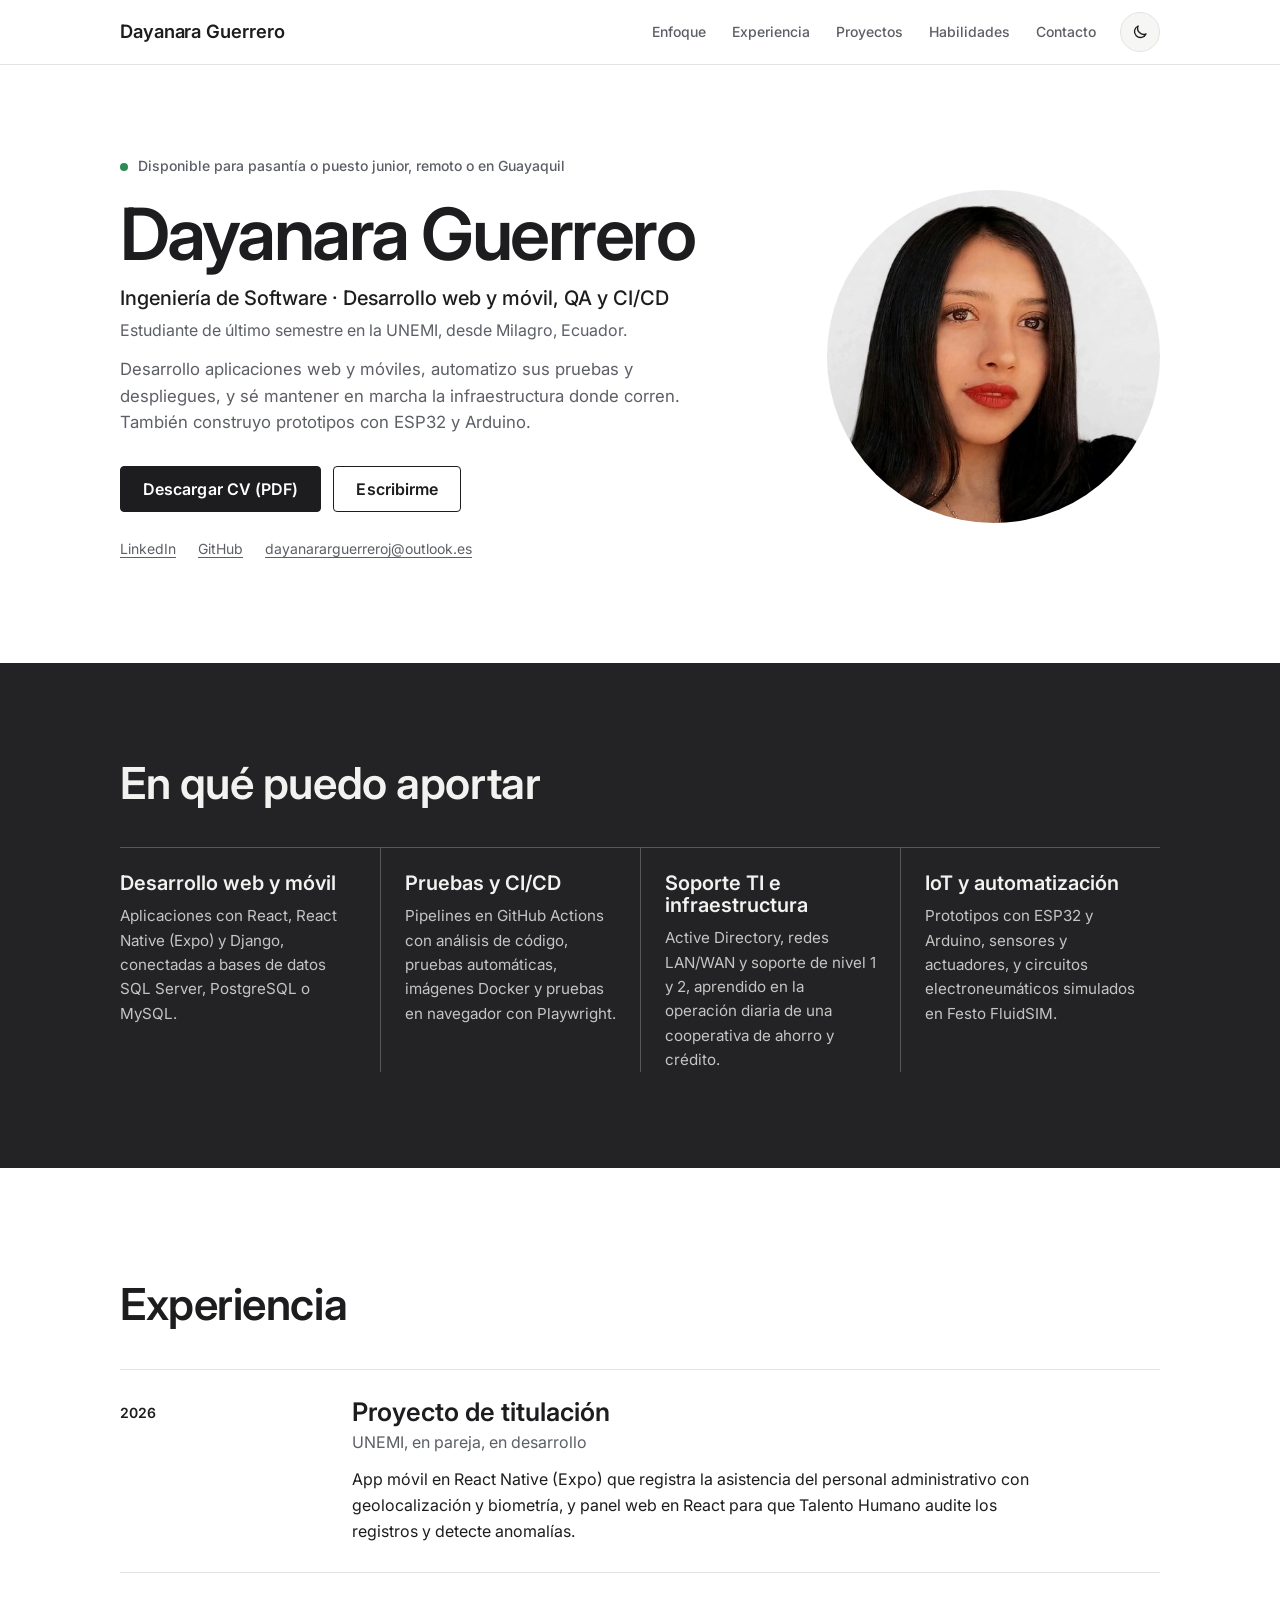
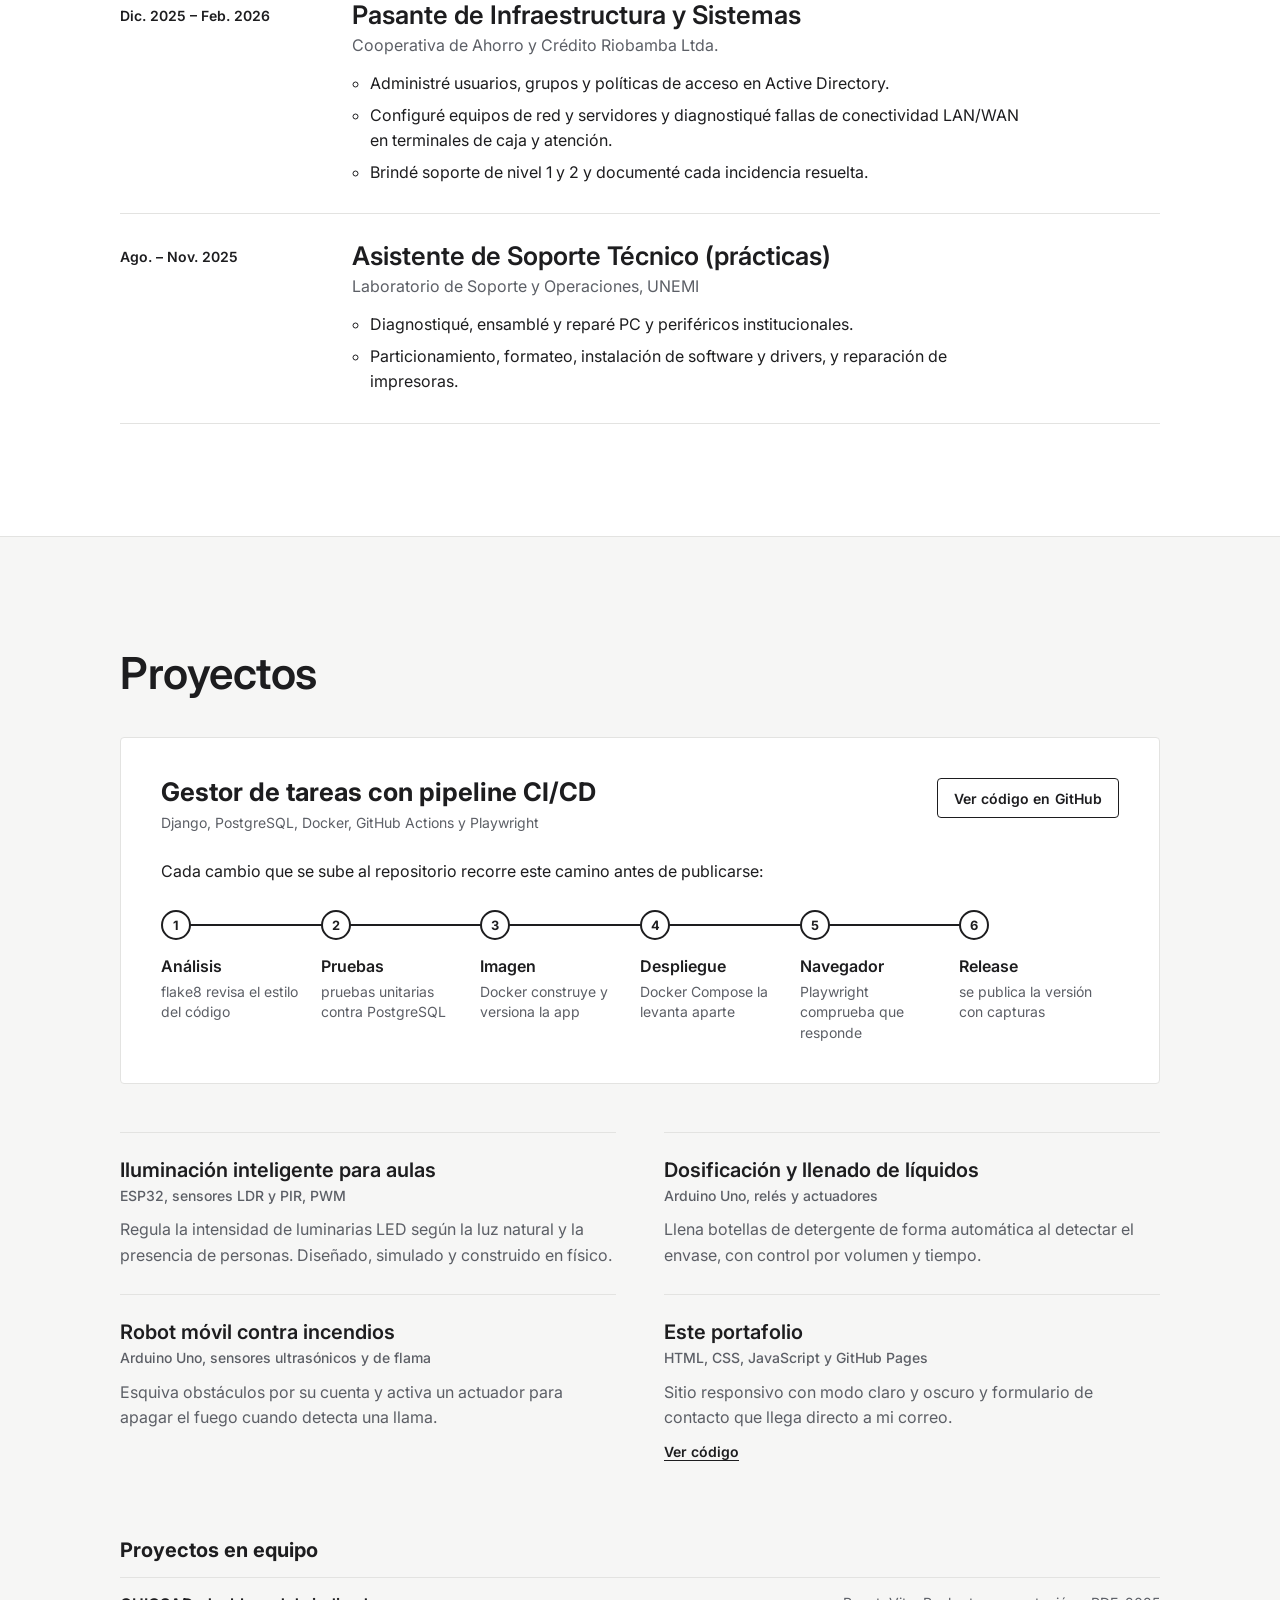
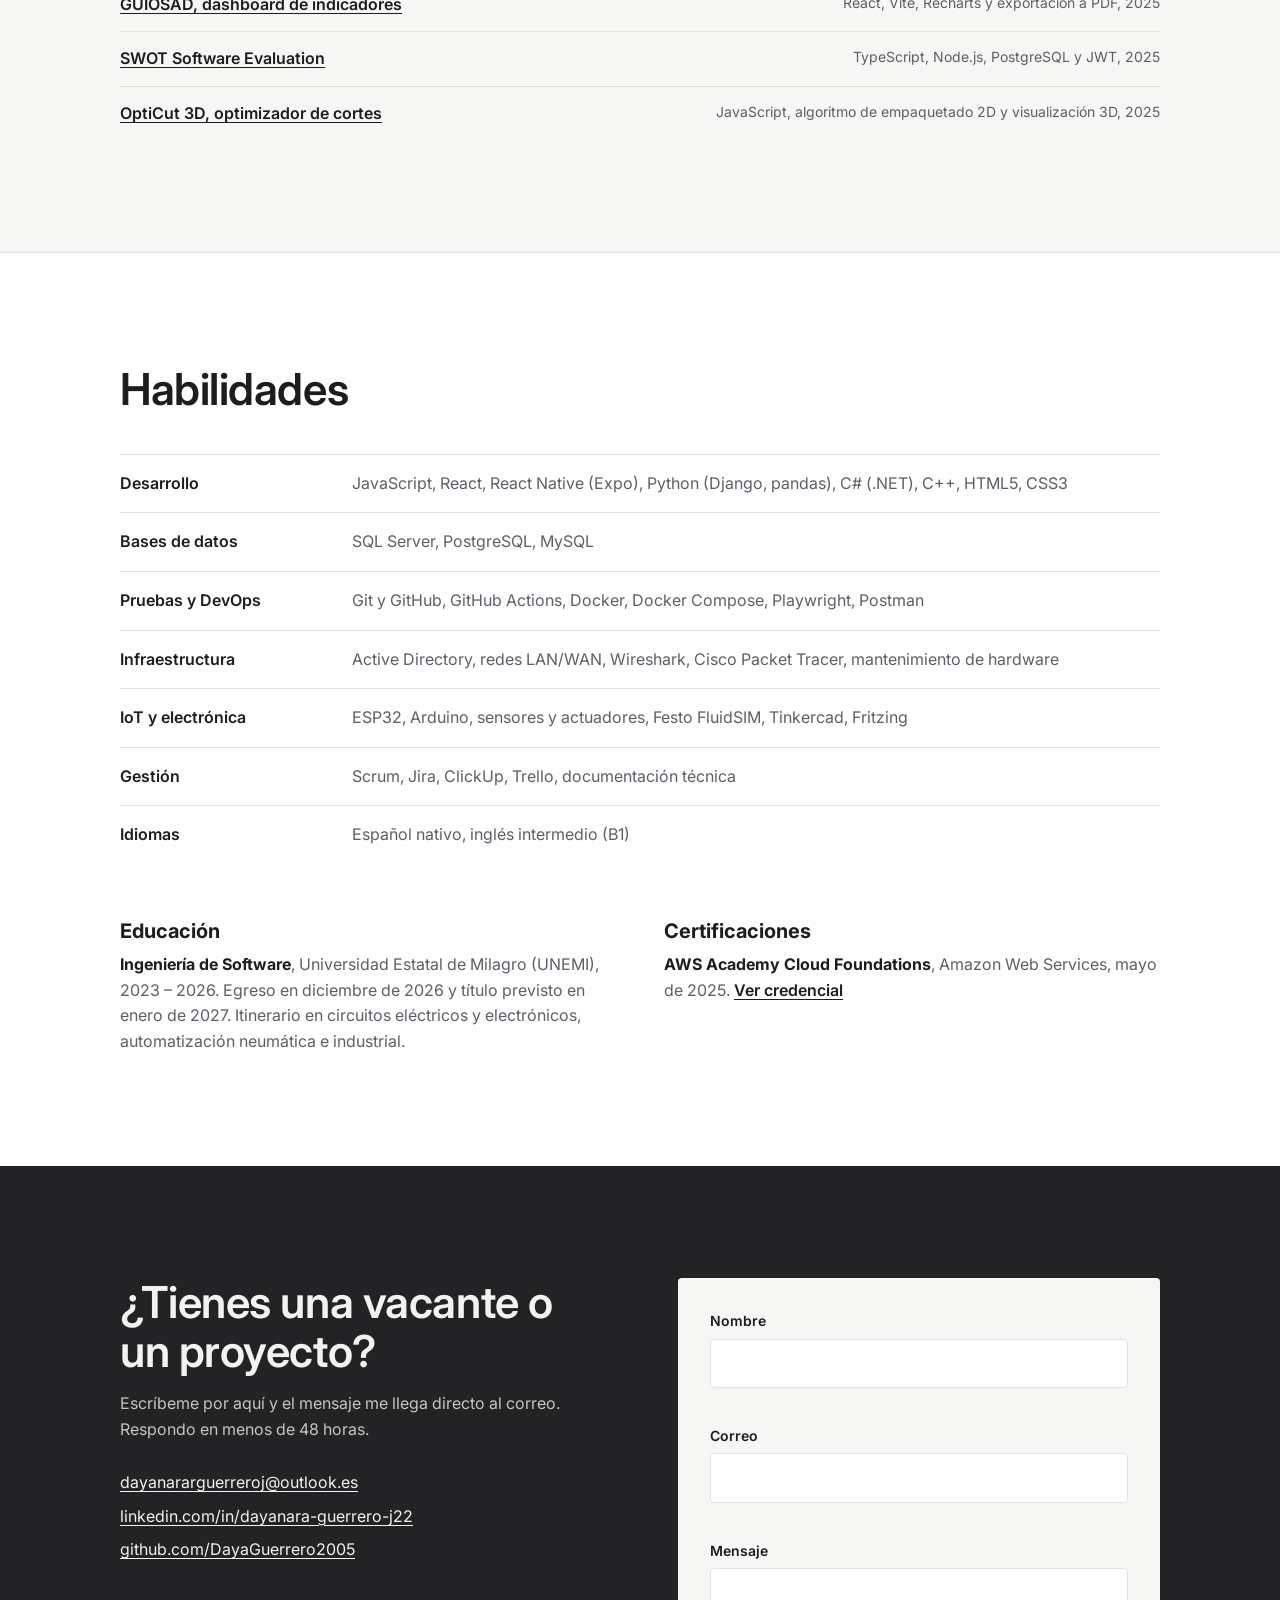
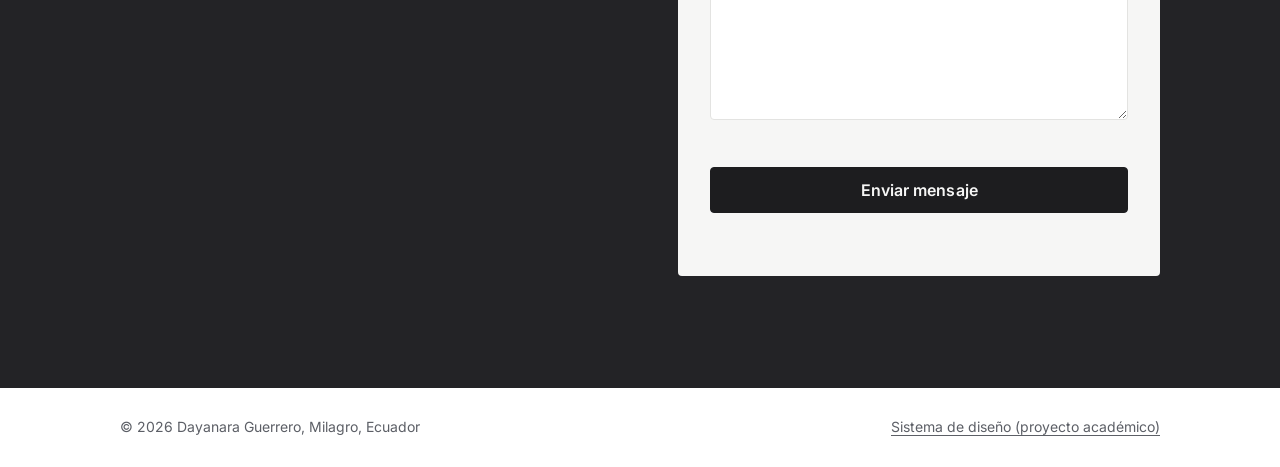
<file: index.html>
<!DOCTYPE html>
<html lang="es">
<head>
  <meta charset="UTF-8" />
  <meta name="viewport" content="width=device-width, initial-scale=1.0" />
  <title>Dayanara Guerrero | Ingeniería de Software</title>
  <meta name="description" content="Portafolio de Dayanara Guerrero, estudiante de último semestre de Ingeniería de Software (UNEMI, Ecuador). Desarrollo web y móvil, QA y CI/CD, soporte TI e IoT." />
  <meta name="author" content="Dayanara Guerrero" />
  <meta property="og:title" content="Dayanara Guerrero | Ingeniería de Software" />
  <meta property="og:description" content="Desarrollo web y móvil, pruebas automatizadas y CI/CD, soporte TI e IoT. Disponible para pasantía o puesto junior." />
  <meta property="og:image" content="https://dayaguerrero2005.github.io/Portafolio-DW/assets/img/dayanara-guerrero.jpg" />
  <meta property="og:type" content="website" />
  <link rel="icon" type="image/jpeg" href="assets/img/favicon.jpg?v=5" />
  <link rel="preconnect" href="https://fonts.googleapis.com" />
  <link rel="preconnect" href="https://fonts.gstatic.com" crossorigin />
  <link href="https://fonts.googleapis.com/css2?family=Inter:wght@400;500;600;700&display=swap" rel="stylesheet" />
  <link rel="stylesheet" href="css/style.css?v=7" />
  <script>
    try {
      var t = localStorage.getItem('dg-theme');
      if (t) document.documentElement.setAttribute('data-theme', t);
    } catch (e) {}
  </script>
</head>
<body>
  <a class="skip" href="#main">Saltar al contenido</a>

  <header class="top">
    <div class="wrap top-inner">
      <a class="brand" href="#inicio" aria-label="Inicio">Dayanara Guerrero</a>
      <nav class="nav" id="nav" aria-label="Secciones">
        <a href="#enfoque">Enfoque</a>
        <a href="#experiencia">Experiencia</a>
        <a href="#proyectos">Proyectos</a>
        <a href="#habilidades">Habilidades</a>
        <a href="#contacto">Contacto</a>
      </nav>
      <div class="top-actions">
        <button class="icon-btn" id="theme" type="button" aria-label="Cambiar a modo oscuro">
          <svg viewBox="0 0 24 24" aria-hidden="true"><path d="M20 14.5A8 8 0 0 1 9.5 4 8 8 0 1 0 20 14.5Z"/></svg>
        </button>
        <button class="icon-btn menu-btn" id="menu" type="button" aria-label="Abrir menú" aria-expanded="false" aria-controls="nav">
          <svg viewBox="0 0 24 24" aria-hidden="true"><path d="M4 7h16M4 12h16M4 17h16"/></svg>
        </button>
      </div>
    </div>
  </header>

  <main id="main">
    <section class="hero" id="inicio" aria-labelledby="hero-name">
      <div class="wrap hero-grid">
        <div class="hero-text">
          <p class="status"><span class="dot" aria-hidden="true"></span>Disponible para pasantía o puesto junior, remoto o en Guayaquil</p>
          <h1 class="hero-name" id="hero-name">Dayanara Guerrero</h1>
          <p class="hero-title">Ingeniería de Software · Desarrollo web y móvil, QA y CI/CD</p>
          <p class="hero-role">Estudiante de último semestre en la UNEMI, desde Milagro, Ecuador.</p>
          <p class="hero-lead">
            Desarrollo aplicaciones web y móviles, automatizo sus pruebas y despliegues, y sé
            mantener en marcha la infraestructura donde corren. También construyo prototipos
            con ESP32 y Arduino.
          </p>
          <div class="hero-cta">
            <a class="btn btn-solid" href="assets/CV_Dayanara_Guerrero.pdf" download>Descargar CV (PDF)</a>
            <a class="btn btn-line" href="#contacto">Escribirme</a>
          </div>
          <ul class="hero-links" aria-label="Perfiles">
            <li><a href="https://www.linkedin.com/in/dayanara-guerrero-j22/" target="_blank" rel="noopener">LinkedIn</a></li>
            <li><a href="https://github.com/DayaGuerrero2005" target="_blank" rel="noopener">GitHub</a></li>
            <li><a href="mailto:dayanararguerreroj@outlook.es">dayanararguerreroj@outlook.es</a></li>
          </ul>
        </div>
        <figure class="hero-photo">
          <img src="assets/img/dayanara-guerrero.jpg?v=5" width="480" height="480" alt="Retrato de Dayanara Guerrero" fetchpriority="high" />
        </figure>
      </div>
    </section>

    <section class="band" id="enfoque" aria-labelledby="enfoque-title">
      <div class="wrap">
        <h2 class="section-title" id="enfoque-title">En qué puedo aportar</h2>
        <div class="focus">
          <article class="focus-item">
            <h3>Desarrollo web y móvil</h3>
            <p>Aplicaciones con React, React Native (Expo) y Django, conectadas a bases de datos SQL Server, PostgreSQL o MySQL.</p>
          </article>
          <article class="focus-item">
            <h3>Pruebas y CI/CD</h3>
            <p>Pipelines en GitHub Actions con análisis de código, pruebas automáticas, imágenes Docker y pruebas en navegador con Playwright.</p>
          </article>
          <article class="focus-item">
            <h3>Soporte TI e infraestructura</h3>
            <p>Active Directory, redes LAN/WAN y soporte de nivel 1 y 2, aprendido en la operación diaria de una cooperativa de ahorro y crédito.</p>
          </article>
          <article class="focus-item">
            <h3>IoT y automatización</h3>
            <p>Prototipos con ESP32 y Arduino, sensores y actuadores, y circuitos electroneumáticos simulados en Festo FluidSIM.</p>
          </article>
        </div>
      </div>
    </section>

    <section class="section" id="experiencia" aria-labelledby="exp-title">
      <div class="wrap">
        <h2 class="section-title" id="exp-title">Experiencia</h2>
        <ol class="timeline">
          <li class="tl-item">
            <p class="tl-date">2026</p>
            <div class="tl-body">
              <h3>Proyecto de titulación</h3>
              <p class="tl-org">UNEMI, en pareja, en desarrollo</p>
              <p>App móvil en React Native (Expo) que registra la asistencia del personal administrativo con geolocalización y biometría, y panel web en React para que Talento Humano audite los registros y detecte anomalías.</p>
            </div>
          </li>
          <li class="tl-item">
            <p class="tl-date">Dic. 2025 – Feb. 2026</p>
            <div class="tl-body">
              <h3>Pasante de Infraestructura y Sistemas</h3>
              <p class="tl-org">Cooperativa de Ahorro y Crédito Riobamba Ltda.</p>
              <ul>
                <li>Administré usuarios, grupos y políticas de acceso en Active Directory.</li>
                <li>Configuré equipos de red y servidores y diagnostiqué fallas de conectividad LAN/WAN en terminales de caja y atención.</li>
                <li>Brindé soporte de nivel 1 y 2 y documenté cada incidencia resuelta.</li>
              </ul>
            </div>
          </li>
          <li class="tl-item">
            <p class="tl-date">Ago. – Nov. 2025</p>
            <div class="tl-body">
              <h3>Asistente de Soporte Técnico (prácticas)</h3>
              <p class="tl-org">Laboratorio de Soporte y Operaciones, UNEMI</p>
              <ul>
                <li>Diagnostiqué, ensamblé y reparé PC y periféricos institucionales.</li>
                <li>Particionamiento, formateo, instalación de software y drivers, y reparación de impresoras.</li>
              </ul>
            </div>
          </li>
        </ol>
      </div>
    </section>

    <section class="section section-alt" id="proyectos" aria-labelledby="proj-title">
      <div class="wrap">
        <h2 class="section-title" id="proj-title">Proyectos</h2>

        <article class="feature">
          <div class="feature-head">
            <div>
              <h3>Gestor de tareas con pipeline CI/CD</h3>
              <p class="feature-stack">Django, PostgreSQL, Docker, GitHub Actions y Playwright</p>
            </div>
            <a class="btn btn-line btn-sm" href="https://github.com/DayaGuerrero2005/GCS_TPE3" target="_blank" rel="noopener">Ver código en GitHub</a>
          </div>
          <p class="feature-lead">Cada cambio que se sube al repositorio recorre este camino antes de publicarse:</p>
          <ol class="pipeline" aria-label="Etapas del pipeline">
            <li><strong>Análisis</strong><span>flake8 revisa el estilo del código</span></li>
            <li><strong>Pruebas</strong><span>pruebas unitarias contra PostgreSQL</span></li>
            <li><strong>Imagen</strong><span>Docker construye y versiona la app</span></li>
            <li><strong>Despliegue</strong><span>Docker Compose la levanta aparte</span></li>
            <li><strong>Navegador</strong><span>Playwright comprueba que responde</span></li>
            <li><strong>Release</strong><span>se publica la versión con capturas</span></li>
          </ol>
        </article>

        <div class="proj-grid">
          <article class="proj">
            <h3>Iluminación inteligente para aulas</h3>
            <p class="proj-stack">ESP32, sensores LDR y PIR, PWM</p>
            <p>Regula la intensidad de luminarias LED según la luz natural y la presencia de personas. Diseñado, simulado y construido en físico.</p>
          </article>
          <article class="proj">
            <h3>Dosificación y llenado de líquidos</h3>
            <p class="proj-stack">Arduino Uno, relés y actuadores</p>
            <p>Llena botellas de detergente de forma automática al detectar el envase, con control por volumen y tiempo.</p>
          </article>
          <article class="proj">
            <h3>Robot móvil contra incendios</h3>
            <p class="proj-stack">Arduino Uno, sensores ultrasónicos y de flama</p>
            <p>Esquiva obstáculos por su cuenta y activa un actuador para apagar el fuego cuando detecta una llama.</p>
          </article>
          <article class="proj">
            <h3>Este portafolio</h3>
            <p class="proj-stack">HTML, CSS, JavaScript y GitHub Pages</p>
            <p>Sitio responsivo con modo claro y oscuro y formulario de contacto que llega directo a mi correo.</p>
            <a class="proj-link" href="https://github.com/DayaGuerrero2005/Portafolio-DW" target="_blank" rel="noopener">Ver código</a>
          </article>
        </div>

        <h3 class="sub-title">Proyectos en equipo</h3>
        <ul class="team-list">
          <li>
            <a href="https://github.com/Jose2401jj/guiosad-project" target="_blank" rel="noopener">GUIOSAD, dashboard de indicadores</a>
            <span>React, Vite, Recharts y exportación a PDF, 2025</span>
          </li>
          <li>
            <a href="https://github.com/JavicSoftCode-01/swot_software_evaluation" target="_blank" rel="noopener">SWOT Software Evaluation</a>
            <span>TypeScript, Node.js, PostgreSQL y JWT, 2025</span>
          </li>
          <li>
            <a href="https://github.com/JavicSoftCode-01/optimizador_de_cortes" target="_blank" rel="noopener">OptiCut 3D, optimizador de cortes</a>
            <span>JavaScript, algoritmo de empaquetado 2D y visualización 3D, 2025</span>
          </li>
        </ul>
      </div>
    </section>

    <section class="section" id="habilidades" aria-labelledby="skills-title">
      <div class="wrap">
        <h2 class="section-title" id="skills-title">Habilidades</h2>
        <dl class="skills">
          <div><dt>Desarrollo</dt><dd>JavaScript, React, React Native (Expo), Python (Django, pandas), C# (.NET), C++, HTML5, CSS3</dd></div>
          <div><dt>Bases de datos</dt><dd>SQL Server, PostgreSQL, MySQL</dd></div>
          <div><dt>Pruebas y DevOps</dt><dd>Git y GitHub, GitHub Actions, Docker, Docker Compose, Playwright, Postman</dd></div>
          <div><dt>Infraestructura</dt><dd>Active Directory, redes LAN/WAN, Wireshark, Cisco Packet Tracer, mantenimiento de hardware</dd></div>
          <div><dt>IoT y electrónica</dt><dd>ESP32, Arduino, sensores y actuadores, Festo FluidSIM, Tinkercad, Fritzing</dd></div>
          <div><dt>Gestión</dt><dd>Scrum, Jira, ClickUp, Trello, documentación técnica</dd></div>
          <div><dt>Idiomas</dt><dd>Español nativo, inglés intermedio (B1)</dd></div>
        </dl>

        <div class="edu">
          <div>
            <h3>Educación</h3>
            <p><strong>Ingeniería de Software</strong>, Universidad Estatal de Milagro (UNEMI), 2023 – 2026. Egreso en diciembre de 2026 y título previsto en enero de 2027. Itinerario en circuitos eléctricos y electrónicos, automatización neumática e industrial.</p>
          </div>
          <div>
            <h3>Certificaciones</h3>
            <p><strong>AWS Academy Cloud Foundations</strong>, Amazon Web Services, mayo de 2025. <a href="https://credly.com/go/OLYdeeod" target="_blank" rel="noopener">Ver credencial</a></p>
          </div>
        </div>
      </div>
    </section>

    <section class="contact" id="contacto" aria-labelledby="contact-title">
      <div class="wrap contact-grid">
        <div class="contact-text">
          <h2 class="contact-title" id="contact-title">¿Tienes una vacante o un proyecto?</h2>
          <p>Escríbeme por aquí y el mensaje me llega directo al correo. Respondo en menos de 48 horas.</p>
          <ul class="contact-links">
            <li><a href="mailto:dayanararguerreroj@outlook.es">dayanararguerreroj@outlook.es</a></li>
            <li><a href="https://www.linkedin.com/in/dayanara-guerrero-j22/" target="_blank" rel="noopener">linkedin.com/in/dayanara-guerrero-j22</a></li>
            <li><a href="https://github.com/DayaGuerrero2005" target="_blank" rel="noopener">github.com/DayaGuerrero2005</a></li>
          </ul>
        </div>
        <form class="form" id="contact-form" action="https://api.web3forms.com/submit" method="POST" novalidate>
          <input type="hidden" name="access_key" value="5dd5aff1-7fd4-44aa-a4c4-d643c80dc1a4" />
          <input type="hidden" name="subject" value="Nuevo mensaje desde tu portafolio" />
          <input type="hidden" name="from_name" value="Portafolio Dayanara Guerrero" />
          <input type="hidden" name="redirect" value="https://dayaguerrero2005.github.io/Portafolio-DW/?enviado=1#contacto" />
          <div class="field">
            <label for="f-name">Nombre</label>
            <input id="f-name" name="name" type="text" autocomplete="name" required minlength="2" />
            <p class="err" id="e-name" aria-live="polite"></p>
          </div>
          <div class="field">
            <label for="f-email">Correo</label>
            <input id="f-email" name="email" type="email" autocomplete="email" required />
            <p class="err" id="e-email" aria-live="polite"></p>
          </div>
          <div class="field">
            <label for="f-message">Mensaje</label>
            <textarea id="f-message" name="message" rows="5" required minlength="10"></textarea>
            <p class="err" id="e-message" aria-live="polite"></p>
          </div>
          <input type="checkbox" name="botcheck" class="hp" tabindex="-1" autocomplete="off" aria-hidden="true" />
          <button class="btn btn-solid" type="submit" id="f-submit">Enviar mensaje</button>
          <p class="form-status" id="f-status" role="status"></p>
        </form>
      </div>
    </section>
  </main>

  <footer class="foot">
    <div class="wrap foot-inner">
      <p>© 2026 Dayanara Guerrero, Milagro, Ecuador</p>
      <a href="design-system.html">Sistema de diseño (proyecto académico)</a>
    </div>
  </footer>

  <script src="js/main.js?v=9"></script>
</body>
</html>
</file>
<file: css/style.css>
/* Portafolio de Dayanara Guerrero
   Estilo minimalista: blanco, grafito y negro.
   Tipo: Inter. */

:root {
  --paper: #ffffff;
  --surface: #f6f6f5;
  --ink: #1d1d1f;
  --muted: #5c5f66;
  --line: #e3e3e1;
  --signal: #1d1d1f;
  --signal-ink: #ffffff;
  --focus: #2b5fb4;
  --deep: #232326;
  --on-deep: #f2f2f0;

  --font-display: "Inter", system-ui, -apple-system, "Segoe UI", sans-serif;
  --font-body: "Inter", system-ui, -apple-system, "Segoe UI", sans-serif;

  --step--1: 0.875rem;
  --step-0: 1rem;
  --step-1: 1.25rem;
  --step-2: 1.6rem;
  --step-3: clamp(2rem, 4vw, 2.75rem);
  --step-hero: clamp(2.6rem, 6vw, 4.5rem);

  --wrap: 1120px;
  --gutter: clamp(16px, 4vw, 40px);
  --radius: 4px;
  color-scheme: light;
}

:root[data-theme="dark"] {
  --paper: #161618;
  --surface: #1e1e21;
  --ink: #ededeb;
  --muted: #a7a8ad;
  --line: #303034;
  --signal: #ededeb;
  --signal-ink: #161618;
  --focus: #8fb0ff;
  --deep: #0f0f10;
  --on-deep: #ededeb;
  color-scheme: dark;
}

@media (prefers-color-scheme: dark) {
  :root:not([data-theme="light"]) {
    --paper: #161618;
    --surface: #1e1e21;
    --ink: #ededeb;
    --muted: #a7a8ad;
    --line: #303034;
    --signal: #ededeb;
    --signal-ink: #161618;
    --focus: #8fb0ff;
    --deep: #0f0f10;
    --on-deep: #ededeb;
    color-scheme: dark;
  }
}

*, *::before, *::after { box-sizing: border-box; }
html { scroll-behavior: smooth; scroll-padding-top: 76px; }
body {
  margin: 0;
  background: var(--paper);
  color: var(--ink);
  font-family: var(--font-body);
  font-size: var(--step-0);
  line-height: 1.6;
  -webkit-font-smoothing: antialiased;
}
img { max-width: 100%; display: block; }
a { color: inherit; text-underline-offset: 3px; }
:focus-visible { outline: 3px solid var(--focus); outline-offset: 3px; border-radius: 2px; }
h1, h2, h3 { font-family: var(--font-display); line-height: 1.1; margin: 0; }
p { margin: 0; }

.wrap { width: 100%; max-width: var(--wrap); margin: 0 auto; padding: 0 var(--gutter); }
.skip { position: absolute; left: -999px; top: 8px; background: var(--ink); color: var(--paper); padding: 8px 14px; z-index: 50; }
.skip:focus { left: 8px; }

/* Cabecera */
.top {
  position: sticky; top: 0; z-index: 20;
  background: color-mix(in srgb, var(--paper) 88%, transparent);
  backdrop-filter: blur(10px);
  border-bottom: 1px solid var(--line);
}
.top-inner { display: flex; align-items: center; gap: 24px; height: 64px; }
.brand { font-family: var(--font-display); font-weight: 600; font-size: 1.15rem; letter-spacing: -0.005em; text-decoration: none; margin-right: auto; }
.nav { display: flex; gap: 26px; }
.nav a { text-decoration: none; color: var(--muted); font-size: var(--step--1); font-weight: 500; }
.nav a:hover { color: var(--ink); }
.top-actions { display: flex; gap: 6px; }
.icon-btn {
  width: 40px; height: 40px; border-radius: 50%;
  border: 1px solid var(--line); background: var(--surface); color: var(--ink);
  display: grid; place-items: center; cursor: pointer;
}
.icon-btn svg { width: 18px; height: 18px; fill: none; stroke: currentColor; stroke-width: 1.8; stroke-linecap: round; stroke-linejoin: round; }
.menu-btn { display: none; }

/* Botones */
.btn {
  letter-spacing: 0.005em;
  display: inline-flex; align-items: center; justify-content: center;
  min-height: 46px; padding: 0 22px; border-radius: var(--radius);
  font: 600 var(--step-0) var(--font-body); text-decoration: none; cursor: pointer;
  border: 1.5px solid var(--ink);
}
.btn-solid { background: var(--ink); color: var(--paper); }
.btn-solid:hover { background: var(--signal); border-color: var(--signal); color: var(--signal-ink); }
.btn-line { background: transparent; color: var(--ink); }
.btn-line:hover { background: var(--ink); color: var(--paper); }
.btn-sm { min-height: 40px; padding: 0 16px; font-size: var(--step--1); }
.btn[disabled] { opacity: .6; cursor: progress; }

/* Hero */
.hero { padding: clamp(40px, 7vw, 88px) 0 clamp(56px, 8vw, 104px); overflow: hidden; }
.hero-grid { display: grid; grid-template-columns: 1fr auto; gap: clamp(32px, 6vw, 80px); align-items: center; }
.status { display: inline-flex; align-items: baseline; gap: 10px; font-size: var(--step--1); color: var(--muted); font-weight: 500; }
.dot { width: 8px; height: 8px; border-radius: 50%; background: #2e8b57; }
.hero-name {
  font-size: var(--step-hero);
  font-weight: 600;
  letter-spacing: -0.035em;
  line-height: 1.02;
  margin: 18px 0 14px;
  text-wrap: balance;
}
.hero-title { font-size: var(--step-1); font-weight: 500; line-height: 1.4; color: var(--ink); text-wrap: balance; }
.hero-role { color: var(--muted); margin-top: 6px; }
.hero-lead { color: var(--muted); max-width: 54ch; margin-top: 12px; font-size: 1.05rem; }
.hero-cta { display: flex; flex-wrap: wrap; gap: 12px; margin-top: 30px; }
.hero-links { list-style: none; padding: 0; margin: 26px 0 0; display: flex; flex-wrap: wrap; gap: 8px 22px; font-size: var(--step--1); }
.hero-links a { color: var(--muted); }
.hero-links a:hover { color: var(--signal); }

.hero-photo { margin: 0; }
.hero-photo img {
  width: clamp(220px, 26vw, 340px); height: auto; aspect-ratio: 1; object-fit: cover;
  border-radius: 50%;
  background: var(--surface);
}

/* Bloque de enfoque */
.band { background: var(--deep); color: var(--on-deep); padding: clamp(56px, 8vw, 96px) 0; }
.band .section-title { color: var(--on-deep); }
.focus { display: grid; grid-template-columns: repeat(4, 1fr); gap: 0; margin-top: 40px; border-top: 1px solid color-mix(in srgb, var(--on-deep) 25%, transparent); }
.focus-item { padding: 24px 24px 0 0; }
.focus-item + .focus-item { padding-left: 24px; border-left: 1px solid color-mix(in srgb, var(--on-deep) 25%, transparent); }
.focus-item h3 { font-size: var(--step-1); font-weight: 600; margin-bottom: 10px; }
.focus-item p { color: color-mix(in srgb, var(--on-deep) 78%, transparent); font-size: .95rem; }

/* Secciones */
.section { padding: clamp(64px, 9vw, 112px) 0; }
.section-alt { background: var(--surface); border-top: 1px solid var(--line); border-bottom: 1px solid var(--line); }
.section-title { font-size: var(--step-3); font-weight: 600; letter-spacing: -0.01em; }

/* Línea de tiempo */
.timeline { list-style: none; padding: 0; margin: 40px 0 0; }
.tl-item { display: grid; grid-template-columns: 200px 1fr; gap: 32px; padding: 28px 0; border-top: 1px solid var(--line); }
.tl-item:last-child { border-bottom: 1px solid var(--line); }
.tl-date { font-weight: 600; color: var(--signal); font-size: var(--step--1); padding-top: 4px; }
.tl-body h3 { font-size: var(--step-2); font-weight: 600; }
.tl-org { color: var(--muted); margin: 4px 0 12px; }
.tl-body p:not(.tl-org) { max-width: 68ch; }
.tl-body ul { margin: 0; padding-left: 1.1em; max-width: 68ch; }
.tl-body li + li { margin-top: 6px; }

/* Proyecto destacado y pipeline */
.feature { margin-top: 40px; padding: clamp(24px, 4vw, 40px); border: 1px solid var(--line); border-radius: var(--radius); background: var(--paper); }
.feature-head { display: flex; justify-content: space-between; align-items: flex-start; gap: 20px; flex-wrap: wrap; }
.feature h3 { font-size: var(--step-2); }
.feature-stack { color: var(--muted); margin-top: 6px; font-size: var(--step--1); }
.feature-lead { margin-top: 24px; }
.pipeline {
  list-style: none; padding: 0; margin: 26px 0 0;
  display: grid; grid-template-columns: repeat(6, 1fr); counter-reset: st;
  position: relative;
}
.pipeline::before {
  content: ""; position: absolute; left: 14px; right: calc(100% / 6 - 14px); top: 14px; height: 2px; background: var(--signal);
}
.pipeline li { position: relative; padding-right: 12px; counter-increment: st; }
.pipeline li::before {
  content: counter(st); display: grid; place-items: center;
  width: 30px; height: 30px; border-radius: 50%;
  background: var(--paper); border: 2px solid var(--signal); color: var(--signal);
  font: 700 .8rem var(--font-body); position: relative; margin-bottom: 14px;
}
.pipeline strong { display: block; font-size: 1rem; font-weight: 600; }
.pipeline span { display: block; color: var(--muted); font-size: var(--step--1); line-height: 1.45; margin-top: 2px; }

.proj-grid { display: grid; grid-template-columns: repeat(2, 1fr); gap: 0 48px; margin-top: 48px; }
.proj { padding: 26px 0; border-top: 1px solid var(--line); }
.proj h3 { font-size: var(--step-1); font-weight: 600; }
.proj-stack { color: var(--muted); font-size: var(--step--1); font-weight: 500; margin: 4px 0 10px; }
.proj p:last-of-type { color: var(--muted); }
.proj-link { display: inline-block; margin-top: 10px; font-weight: 600; font-size: var(--step--1); }

.sub-title { font-size: var(--step-1); margin-top: 48px; }
.team-list { list-style: none; padding: 0; margin: 16px 0 0; }
.team-list li { display: flex; flex-wrap: wrap; justify-content: space-between; gap: 4px 24px; padding: 14px 0; border-top: 1px solid var(--line); }
.team-list a { font-weight: 600; }
.team-list span { color: var(--muted); font-size: var(--step--1); }

/* Habilidades */
.skills { margin: 40px 0 0; }
.skills > div { display: grid; grid-template-columns: 200px 1fr; gap: 32px; padding: 16px 0; border-top: 1px solid var(--line); }
.skills dt { font-weight: 600; }
.skills dd { margin: 0; color: var(--muted); }
.edu { display: grid; grid-template-columns: 1fr 1fr; gap: 48px; margin-top: 56px; }
.edu h3 { font-size: var(--step-1); margin-bottom: 10px; }
.edu p { color: var(--muted); max-width: 60ch; }
.edu strong { color: var(--ink); }
.edu a { color: var(--signal); font-weight: 600; }

/* Contacto */
.contact { background: var(--deep); color: var(--on-deep); padding: clamp(64px, 9vw, 112px) 0; }
.contact-grid { display: grid; grid-template-columns: 1fr 1fr; gap: clamp(32px, 6vw, 80px); }
.contact-title { font-size: var(--step-3); font-weight: 600; letter-spacing: -0.01em; }
.contact-text > p { margin-top: 16px; color: color-mix(in srgb, var(--on-deep) 78%, transparent); max-width: 44ch; }
.contact-links { list-style: none; padding: 0; margin: 28px 0 0; }
.contact-links li + li { margin-top: 8px; }
.contact-links a { color: var(--on-deep); word-break: break-word; }
.contact-links a:hover { color: var(--signal); }

.form { background: var(--surface); color: var(--ink); padding: clamp(20px, 4vw, 32px); border-radius: var(--radius); }
.field + .field { margin-top: 16px; }
.field label { display: block; font-weight: 600; font-size: var(--step--1); margin-bottom: 6px; }
.field input, .field textarea {
  width: 100%; font: inherit; color: var(--ink); background: var(--paper);
  border: 1.5px solid var(--line); border-radius: var(--radius); padding: 11px 13px;
}
.field textarea { resize: vertical; min-height: 120px; }
.field input:focus, .field textarea:focus { outline: none; border-color: var(--focus); box-shadow: 0 0 0 3px color-mix(in srgb, var(--focus) 25%, transparent); }
.field.invalid input, .field.invalid textarea { border-color: var(--signal); }
.err { color: var(--signal); font-size: var(--step--1); min-height: 1.2em; margin-top: 4px; }
.hp { position: absolute; left: -5000px; }
.form .btn { margin-top: 18px; width: 100%; }
.form .btn-solid { background: var(--ink); color: var(--surface); }
.form-status { margin-top: 12px; font-size: var(--step--1); min-height: 1.4em; }
.form-status.ok { color: #1f8a50; }
.form-status.bad { color: var(--signal); }

/* Pie */
.foot { padding: 28px 0; font-size: var(--step--1); color: var(--muted); }
.foot-inner { display: flex; justify-content: space-between; gap: 12px; flex-wrap: wrap; }

/* Responsivo */
@media (max-width: 900px) {
  .focus { grid-template-columns: 1fr 1fr; }
  .focus-item:nth-child(3) { padding-left: 0; border-left: 0; }
  .focus-item { padding-bottom: 24px; }
  .pipeline { grid-template-columns: 1fr; gap: 18px; }
  .pipeline::before { left: 14px; right: auto; top: 14px; bottom: 14px; width: 3px; height: auto; }
  .pipeline li { display: grid; grid-template-columns: 30px 1fr; column-gap: 14px; }
  .pipeline li::before { margin: 0; grid-row: span 2; }
  .pipeline span { grid-column: 2; }
  .contact-grid, .edu { grid-template-columns: 1fr; }
}
@media (max-width: 760px) {
  .menu-btn { display: grid; }
  .nav {
    display: none; position: absolute; top: 64px; left: 0; right: 0;
    flex-direction: column; gap: 0; background: var(--surface); border-bottom: 1px solid var(--line);
    padding: 8px var(--gutter) 16px;
  }
  .nav.open { display: flex; }
  .nav a { padding: 12px 0; font-size: var(--step-0); color: var(--ink); }
  .hero-grid { grid-template-columns: 1fr; gap: 24px; }
  .hero-photo { order: -1; }
  .hero-photo img { width: 160px; }
  .focus { grid-template-columns: 1fr; }
  .focus-item, .focus-item + .focus-item { padding: 20px 0; border-left: 0; }
  .focus-item + .focus-item { border-top: 1px solid color-mix(in srgb, var(--on-deep) 25%, transparent); }
  .tl-item, .skills > div { grid-template-columns: 1fr; gap: 6px; }
  .proj-grid { grid-template-columns: 1fr; }
}
@media (prefers-reduced-motion: reduce) {
  html { scroll-behavior: auto; }
}
.form-detail { display: block; margin-top: 6px; color: var(--muted); font-size: 0.8rem; }
</file>
